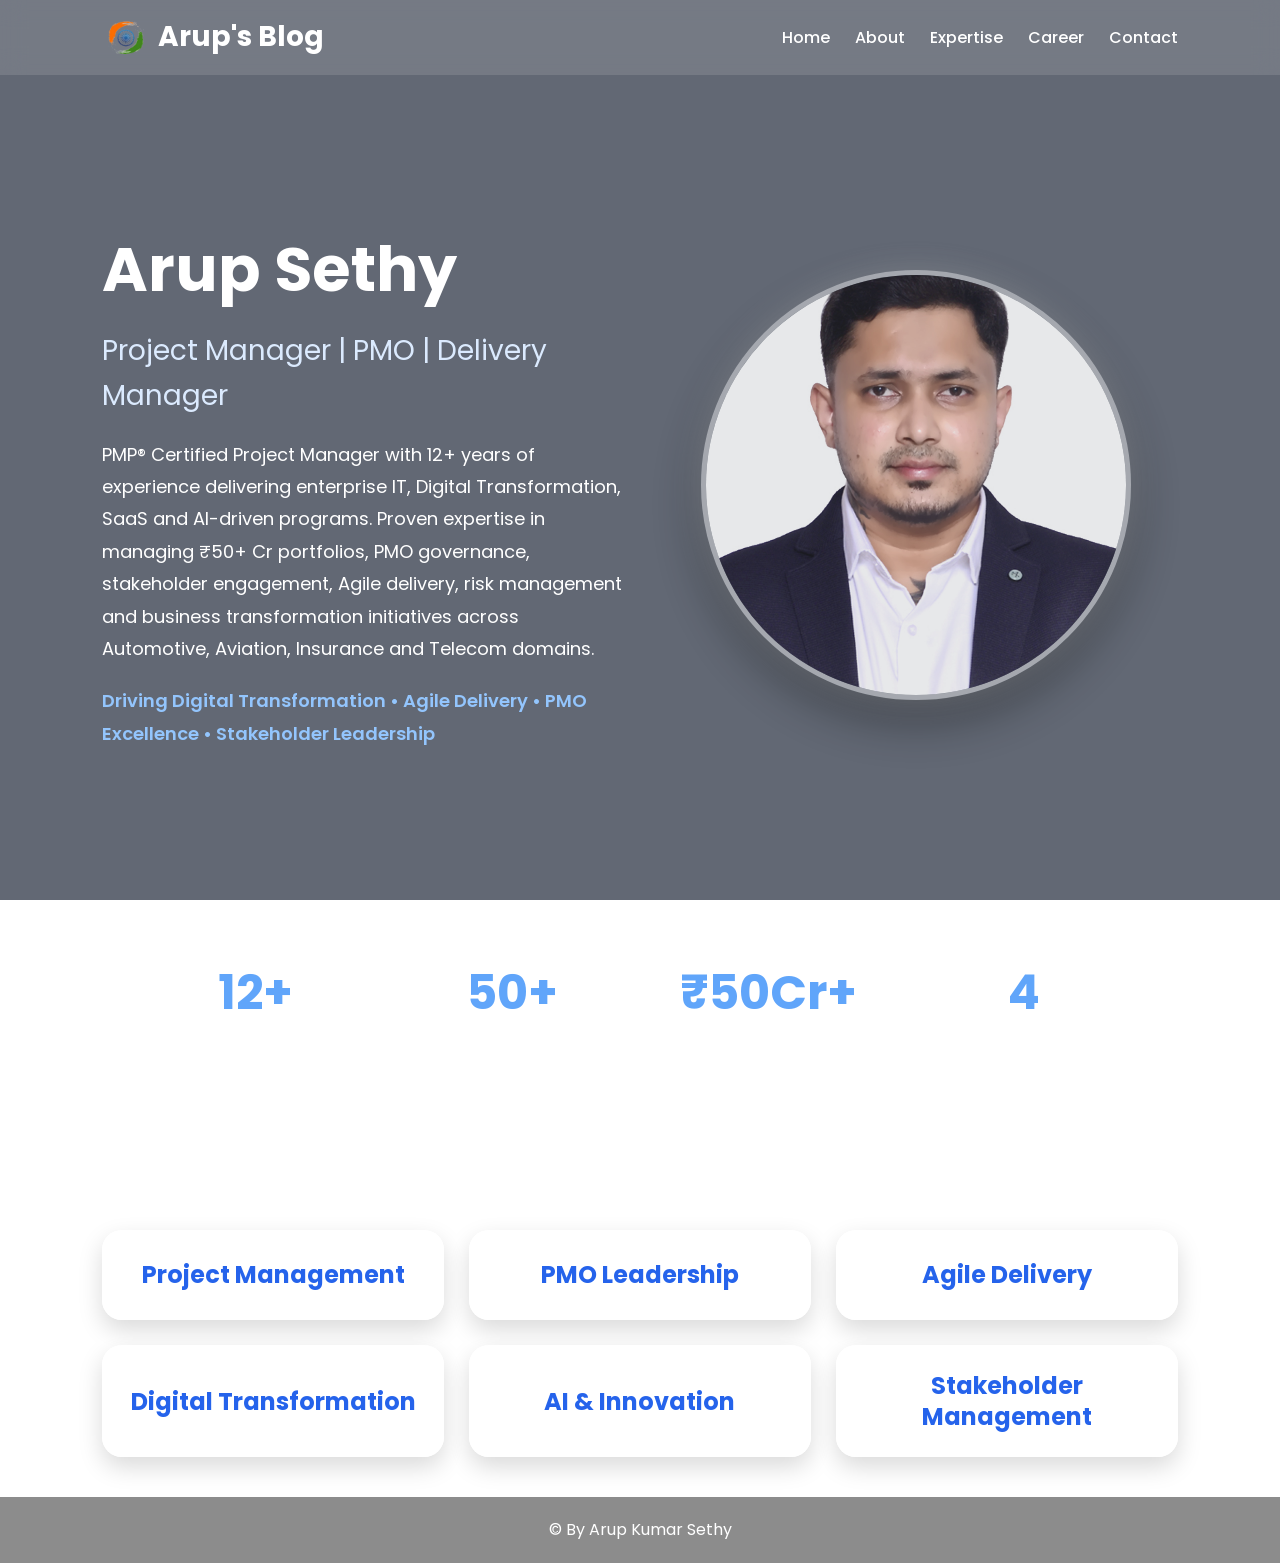
<file: index.html>
<!DOCTYPE html>
<html lang="en">

<head>
<meta charset="UTF-8">
<meta name="viewport" content="width=device-width, initial-scale=1.0">

<title>Arup Sethy | Project Manager</title>

<link href="https://fonts.googleapis.com/css2?family=Poppins:wght@300;400;500;600;700&display=swap" rel="stylesheet">
<link rel="stylesheet" href="style.css">
</head>

<body>
<!-- Background Video -->
<video autoplay muted loop playsinline id="bg-video">
    <source src="videos/background.mp4" type="video/mp4">
</video>

<!-- Dark Overlay -->
<div class="video-overlay"></div>
    
<!-- NAVIGATION -->

<nav class="navbar">

<div class="logo">
    <img src="images/india-flag.png" alt="India Flag" class="logo-flag">
    <span>Arup's Blog</span>
</div>

    <div class="hamburger" onclick="toggleMenu()">
        ☰
    </div>

    <ul class="nav-links">

        <li><a href="#home">Home</a></li>
        <li><a href="#about">About</a></li>
        <li><a href="#expertise">Expertise</a></li>

        <li class="dropdown">

            <a href="#">Career</a>

            <ul class="dropdown-menu">

                <li>
                    <a href="career.html">
                        Career Highlights
                    </a>
                </li>

                <li>
                    <a href="certifications.html">
                        Certifications
                    </a>
                </li>

                <li>
                    <a href="Arup_Sethy_Resume.pdf" download>
                        Download Resume
                    </a>
                </li>

            </ul>

        </li>

        <li class="dropdown">

            <a href="#">Contact</a>

            <ul class="dropdown-menu">

                <li>
                    <a href="mailto:arupkumarset@gmail.com">
                        Email Me
                    </a>
                </li>

                <li>
                    <a href="tel:+918130590534">
                        Call Me
                    </a>
                </li>

                <li>
                    <a href="https://in.linkedin.com/in/arup-sethy-53aab8a5" target="_blank">
                        LinkedIn
                    </a>
                </li>

            </ul>

        </li>

    </ul>

</nav>

<!-- HERO SECTION -->

<section id="home" class="hero">

    <div class="hero-content">

        <h1>Arup Sethy</h1>

        <h2>
            Project Manager | PMO | Delivery Manager
        </h2>

        <p>
            PMP® Certified Project Manager with 12+ years of experience delivering
            enterprise IT, Digital Transformation, SaaS and AI-driven programs.

            Proven expertise in managing ₹50+ Cr portfolios, PMO governance,
            stakeholder engagement, Agile delivery, risk management and business
            transformation initiatives across Automotive, Aviation, Insurance and
            Telecom domains.
        </p>

        <p class="tagline">
            Driving Digital Transformation • Agile Delivery • PMO Excellence •
            Stakeholder Leadership
        </p>

    </div>

    <div class="profile-photo">
        <img src="profile.jpg" alt="Arup Sethy">
    </div>

</section>

<!-- STATS -->

<section id="about" class="stats">

    <div class="stats-grid">

        <div>
            <h2>12+</h2>
            <p>Years Experience</p>
        </div>

        <div>
            <h2>50+</h2>
            <p>Projects Delivered</p>
        </div>

        <div>
            <h2>₹50Cr+</h2>
            <p>Portfolio Managed</p>
        </div>

        <div>
            <h2>4</h2>
            <p>Industry Domains</p>
        </div>

    </div>

</section>

<!-- EXPERTISE -->

<section id="expertise" class="section">

    <h2 class="section-title">
        Core Expertise
    </h2>

    <div class="grid">

        <a href="project-management.html" class="card expertise-link">
            <h3>Project Management</h3>
        </a>

        <a href="pmo-leadership.html" class="card expertise-link">
            <h3>PMO Leadership</h3>
        </a>

        <a href="agile-delivery.html" class="card expertise-link">
            <h3>Agile Delivery</h3>
        </a>

        <a href="digital-transformation.html" class="card expertise-link">
            <h3>Digital Transformation</h3>
        </a>

        <a href="ai-innovation.html" class="card expertise-link">
            <h3>AI & Innovation</h3>
        </a>

        <a href="stakeholder-management.html" class="card expertise-link">
            <h3>Stakeholder Management</h3>
        </a>

    </div>

</section>
    
<!-- FOOTER -->

<footer>
    <p>
        © By Arup Kumar Sethy
    </p>
</footer>

<script>

function toggleMenu() {
    document.querySelector(".nav-links").classList.toggle("active");
}

</script>

</body>
</html>
</file>
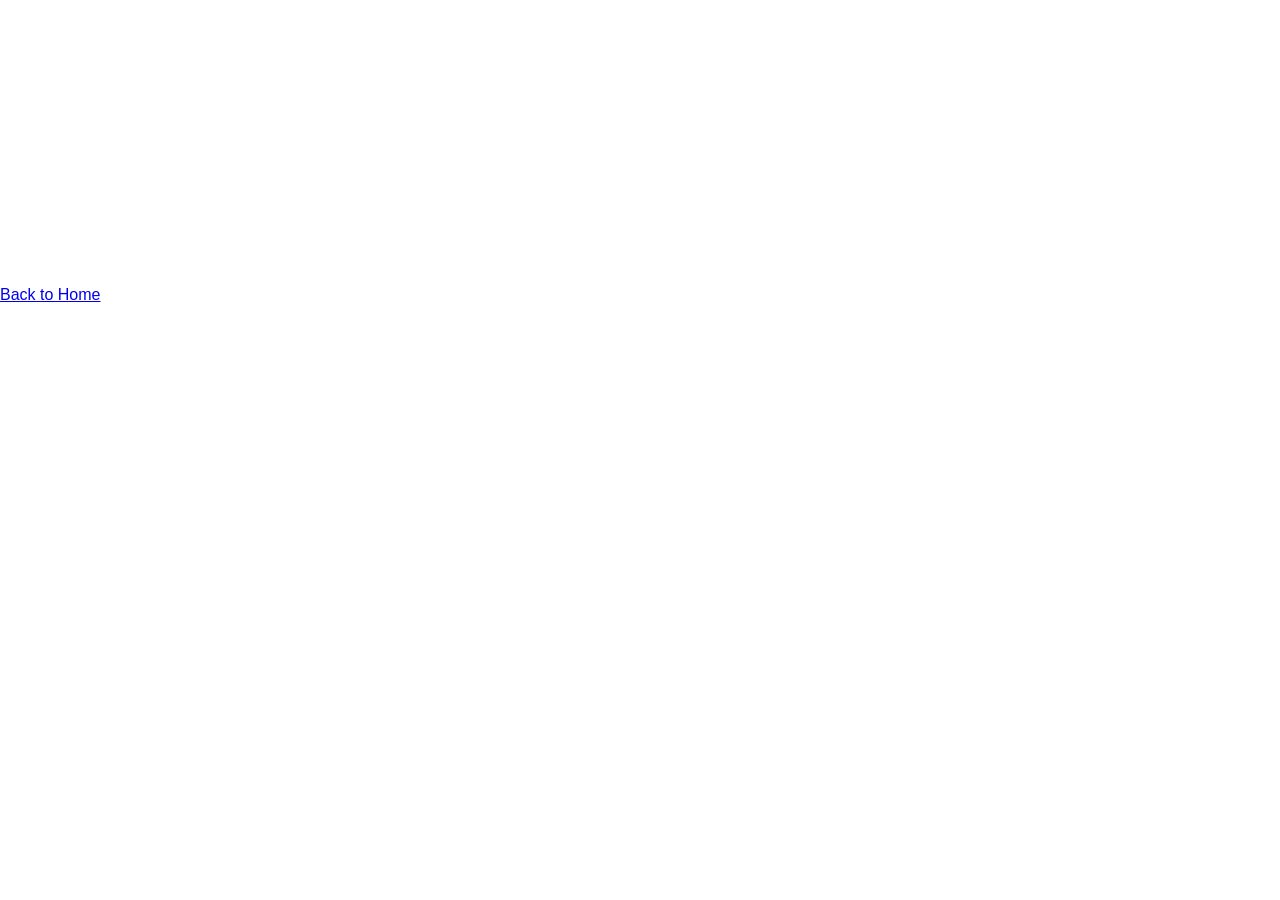
<file: agile-delivery.html>
<!DOCTYPE html>
<html>
<head>
<title>Agile Delivery</title>
<link rel="stylesheet" href="style.css">
</head>
<body>

<div class="detail-page">

<h1>Agile Delivery</h1>

<p>
Certified Scrum Product Owner with extensive Agile delivery
experience.
</p>

<ul>
<li>Scrum Framework</li>
<li>Kanban</li>
<li>Sprint Planning</li>
<li>Backlog Management</li>
<li>User Stories</li>
<li>Release Planning</li>
<li>Agile Coaching</li>
<li>Velocity Tracking</li>
</ul>

<a href="index.html" class="btn">Back to Home</a>

</div>

</body>
</html>
</file>
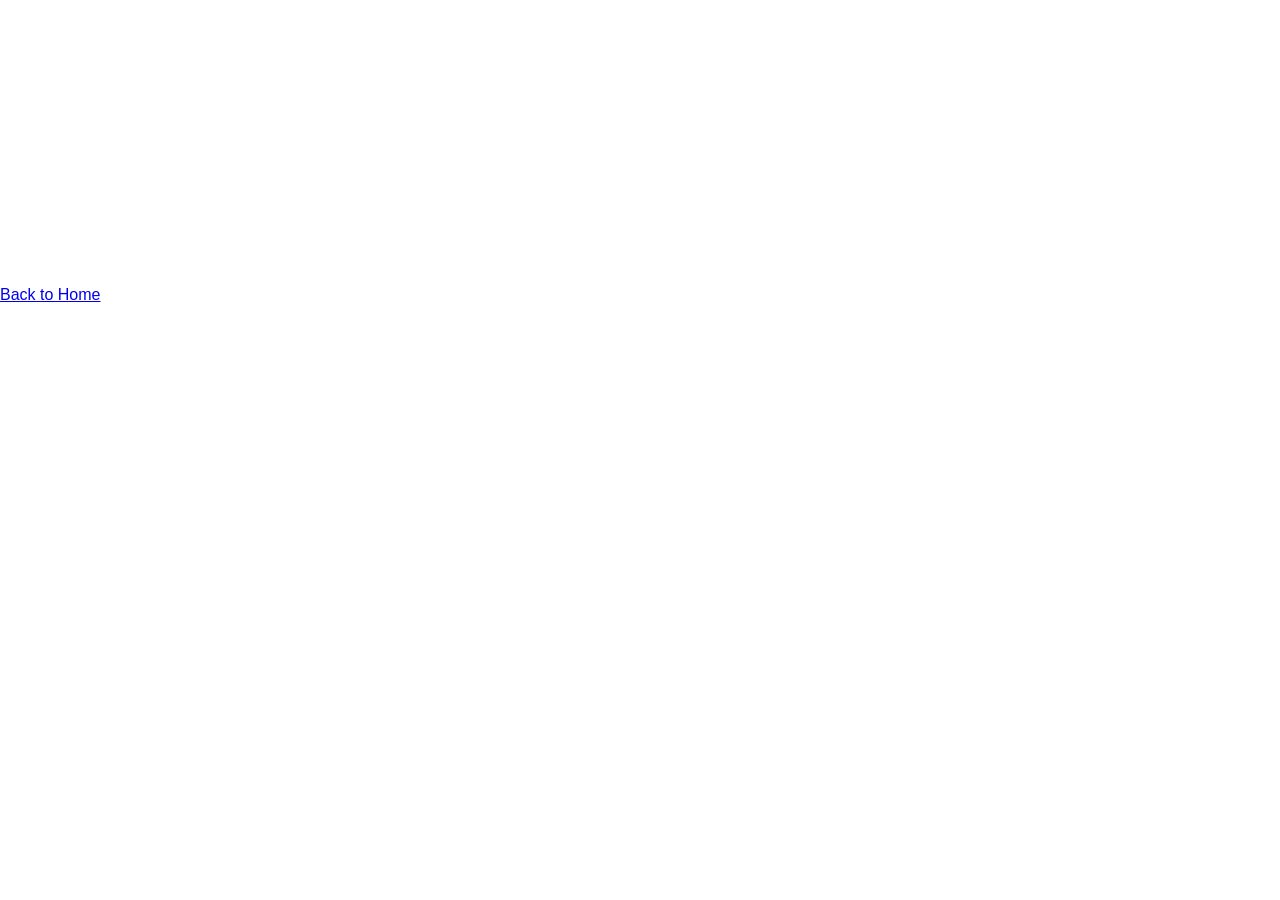
<file: ai-innovation.html>
<!DOCTYPE html>
<html>
<head>
<title>AI & Innovation</title>
<link rel="stylesheet" href="style.css">
</head>
<body>

<div class="detail-page">

<h1>AI & Innovation</h1>

<p>
Driving innovation through Artificial Intelligence,
automation and emerging technologies.
</p>

<ul>
<li>Generative AI</li>
<li>AI Adoption Strategy</li>
<li>Process Automation</li>
<li>Predictive Analytics</li>
<li>Innovation Frameworks</li>
<li>Digital Innovation</li>
<li>Machine Learning Concepts</li>
<li>Business Intelligence</li>
</ul>

<a href="index.html" class="btn">Back to Home</a>

</div>

</body>
</html>
</file>
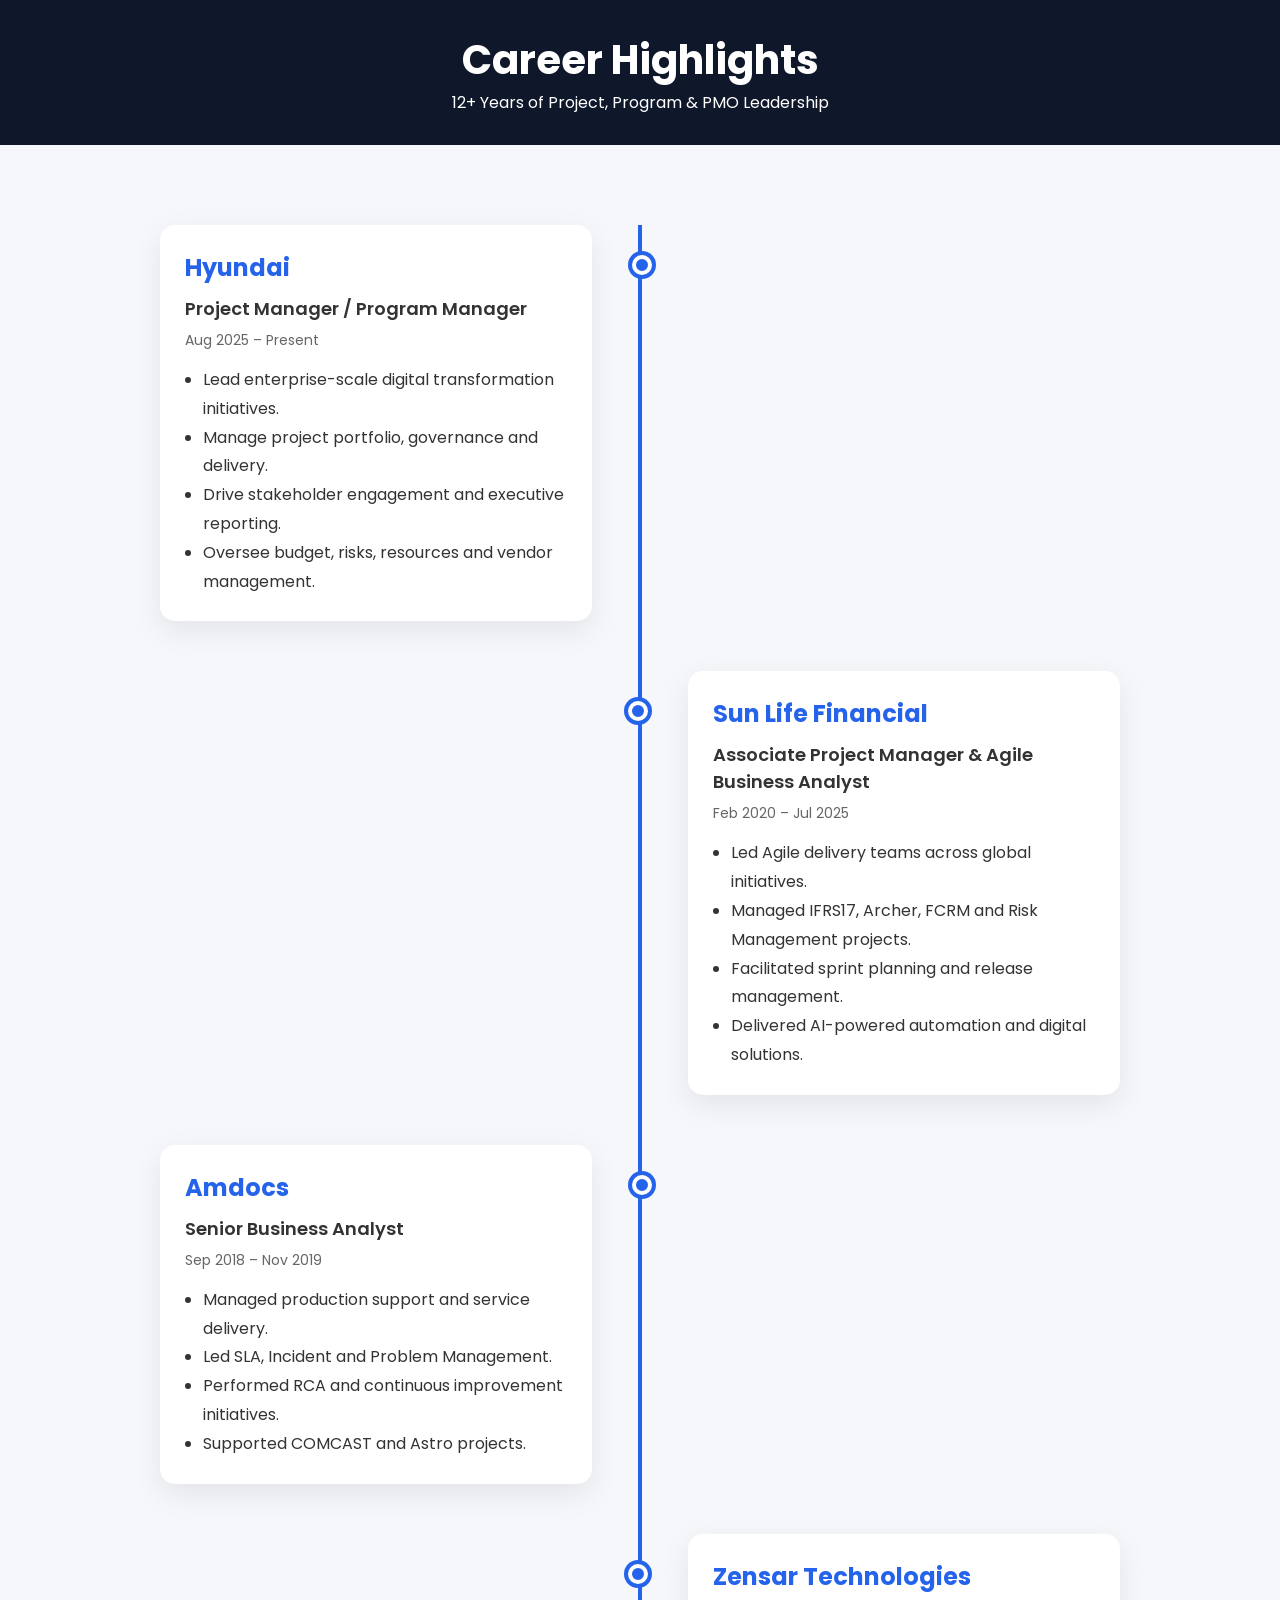
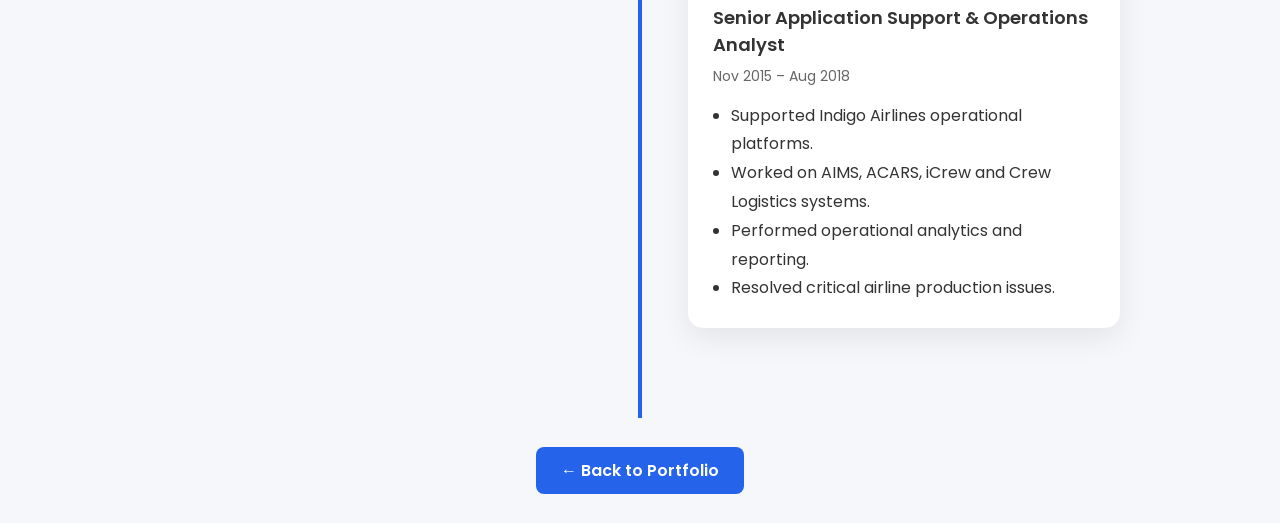
<file: career.html>
<!DOCTYPE html>
<html lang="en">
<head>
<meta charset="UTF-8">
<meta name="viewport" content="width=device-width, initial-scale=1.0">

<title>Career Highlights | Arup Sethy</title>

<link href="https://fonts.googleapis.com/css2?family=Poppins:wght@300;400;500;600;700&display=swap" rel="stylesheet">

<style>

*{
margin:0;
padding:0;
box-sizing:border-box;
font-family:'Poppins',sans-serif;
}

body{
background:#f5f7fa;
color:#333;
}

header{
background:#0f172a;
padding:30px;
text-align:center;
color:white;
}

header h1{
font-size:40px;
}

.timeline{
max-width:1000px;
margin:60px auto;
padding:20px;
position:relative;
}

.timeline::before{
content:'';
position:absolute;
left:50%;
width:4px;
height:100%;
background:#2563eb;
transform:translateX(-50%);
}

.card{
width:45%;
background:white;
padding:25px;
border-radius:15px;
box-shadow:0 10px 30px rgba(0,0,0,.08);
position:relative;
margin-bottom:50px;
transition:.3s;
}

.card:hover{
transform:translateY(-8px);
}

.left{
left:0;
}

.right{
left:55%;
}

.company{
font-size:24px;
font-weight:700;
color:#2563eb;
margin-bottom:10px;
}

.role{
font-size:18px;
font-weight:600;
margin-bottom:8px;
}

.duration{
color:#666;
margin-bottom:15px;
font-size:14px;
}

ul{
padding-left:18px;
line-height:1.8;
}

.dot{
position:absolute;
top:30px;
width:20px;
height:20px;
background:#2563eb;
border-radius:50%;
border:4px solid white;
box-shadow:0 0 0 4px #2563eb;
}

.left .dot{
right:-60px;
}

.right .dot{
left:-60px;
}

.back{
text-align:center;
margin:40px;
}

.back a{
text-decoration:none;
background:#2563eb;
color:white;
padding:12px 25px;
border-radius:8px;
font-weight:600;
}

.back a:hover{
background:#1d4ed8;
}

@media(max-width:768px){

.timeline::before{
left:20px;
}

.card{
width:100%;
left:0 !important;
padding-left:50px;
}

.dot{
left:10px !important;
}

}

</style>
</head>

<body>

<header>
<h1>Career Highlights</h1>
<p>12+ Years of Project, Program & PMO Leadership</p>
</header>

<div class="timeline">

<div class="card left">
<div class="dot"></div>
<div class="company">Hyundai</div>
<div class="role">Project Manager / Program Manager</div>
<div class="duration">Aug 2025 – Present</div>

<ul>
<li>Lead enterprise-scale digital transformation initiatives.</li>
<li>Manage project portfolio, governance and delivery.</li>
<li>Drive stakeholder engagement and executive reporting.</li>
<li>Oversee budget, risks, resources and vendor management.</li>
</ul>
</div>

<div class="card right">
<div class="dot"></div>
<div class="company">Sun Life Financial</div>
<div class="role">Associate Project Manager & Agile Business Analyst</div>
<div class="duration">Feb 2020 – Jul 2025</div>

<ul>
<li>Led Agile delivery teams across global initiatives.</li>
<li>Managed IFRS17, Archer, FCRM and Risk Management projects.</li>
<li>Facilitated sprint planning and release management.</li>
<li>Delivered AI-powered automation and digital solutions.</li>
</ul>
</div>

<div class="card left">
<div class="dot"></div>
<div class="company">Amdocs</div>
<div class="role">Senior Business Analyst</div>
<div class="duration">Sep 2018 – Nov 2019</div>

<ul>
<li>Managed production support and service delivery.</li>
<li>Led SLA, Incident and Problem Management.</li>
<li>Performed RCA and continuous improvement initiatives.</li>
<li>Supported COMCAST and Astro projects.</li>
</ul>
</div>

<div class="card right">
<div class="dot"></div>
<div class="company">Zensar Technologies</div>
<div class="role">Senior Application Support & Operations Analyst</div>
<div class="duration">Nov 2015 – Aug 2018</div>

<ul>
<li>Supported Indigo Airlines operational platforms.</li>
<li>Worked on AIMS, ACARS, iCrew and Crew Logistics systems.</li>
<li>Performed operational analytics and reporting.</li>
<li>Resolved critical airline production issues.</li>
</ul>
</div>

</div>

<div class="back">
<a href="index.html">← Back to Portfolio</a>
</div>

</body>
</html>
</file>
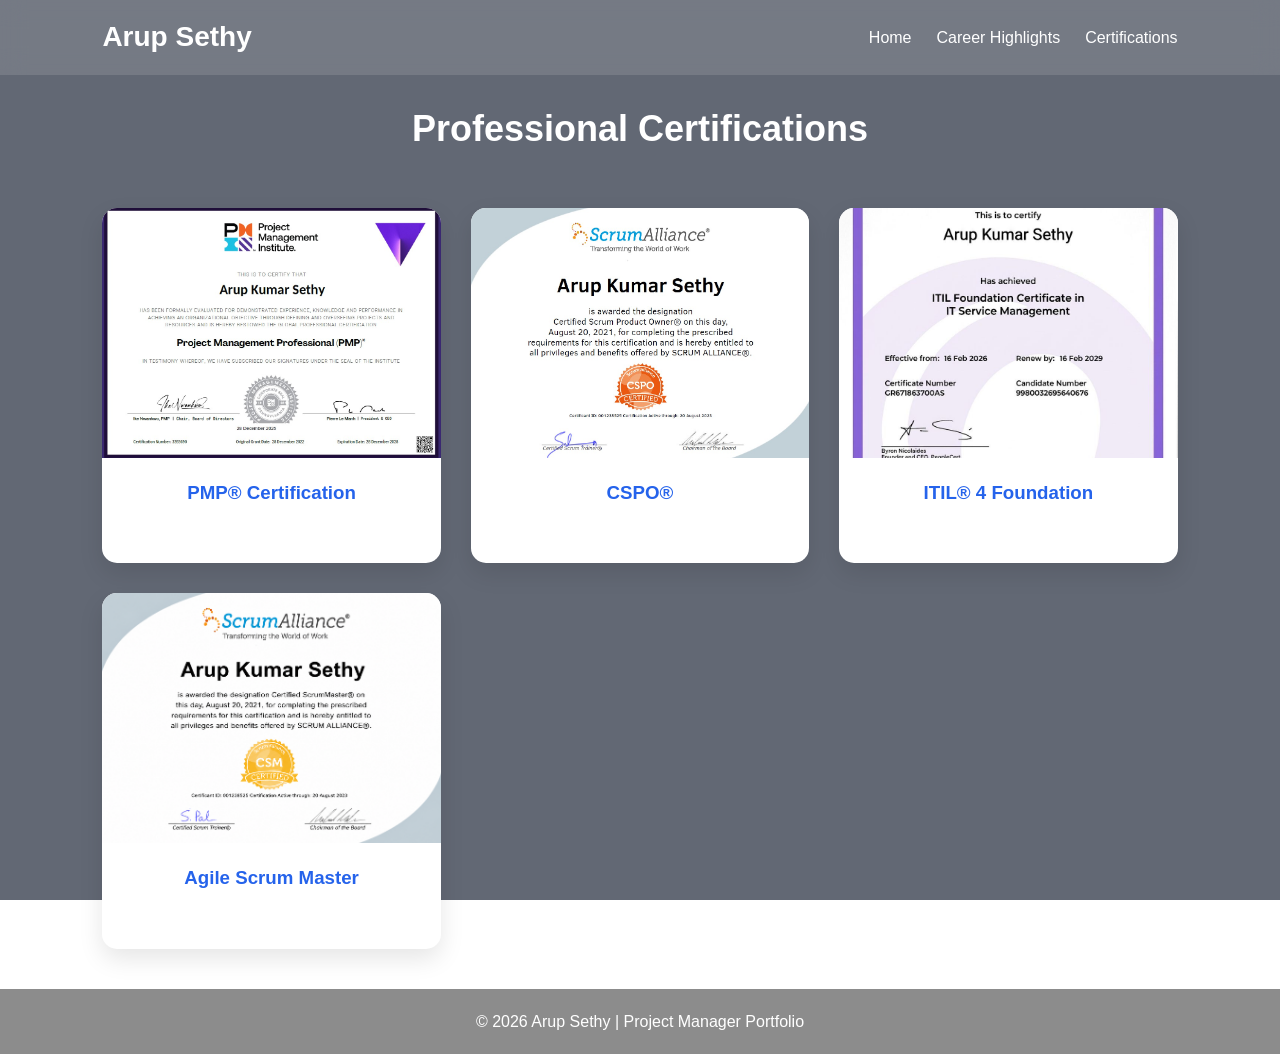
<file: certifications.html>
<!-- Background Video -->
<video autoplay muted loop playsinline id="bg-video">
    <source src="videos/background.mp4" type="video/mp4">
</video>

<div class="video-overlay"></div>
<!DOCTYPE html>
<html lang="en">

<head>

<meta charset="UTF-8">
<meta name="viewport" content="width=device-width, initial-scale=1.0">

<title>Certifications | Arup Sethy</title>

<link rel="stylesheet" href="style.css">

<style>

.gallery{
display:grid;
grid-template-columns:repeat(auto-fit,minmax(300px,1fr));
gap:30px;
padding-top:30px;
}

.cert-card{
background:white;
border-radius:15px;
overflow:hidden;
box-shadow:0 10px 25px rgba(0,0,0,.1);
transition:.3s;
cursor:pointer;
}

.cert-card:hover{
transform:translateY(-8px);
}

.cert-card img{
width:100%;
height:250px;
object-fit:cover;
}

.cert-content{
padding:20px;
text-align:center;
}

.cert-content h3{
color:#2563eb;
margin-bottom:10px;
}

.lightbox{
display:none;
position:fixed;
z-index:9999;
left:0;
top:0;
width:100%;
height:100%;
background:rgba(0,0,0,.9);
}

.lightbox img{
display:block;
max-width:90%;
max-height:90%;
margin:auto;
margin-top:2%;
}

.close{
position:absolute;
top:20px;
right:40px;
color:white;
font-size:40px;
cursor:pointer;
}

</style>

</head>

<body>

<nav class="navbar">

<div class="logo">Arup Sethy</div>

<ul class="nav-links">

<li><a href="index.html">Home</a></li>
<li><a href="career.html">Career Highlights</a></li>
<li><a href="certifications.html">Certifications</a></li>

</ul>

</nav>

<section class="section" style="padding-top:100px;">

<h2 class="section-title">
Professional Certifications
</h2>

<div class="gallery">

<div class="cert-card"
onclick="openImage('certificates/PMP.jpg')">

<img src="certificates/PMP.jpg" alt="PMP Certification" onerror="this.src='profile.jpg';">

<div class="cert-content">
<h3>PMP® Certification</h3>
<p>Project Management Institute (PMI)</p>
</div>

</div>

<div class="cert-card"
onclick="openImage('certificates/cspo.jpg')">

<img src="certificates/cspo.jpg">

<div class="cert-content">
<h3>CSPO®</h3>
<p>Certified Scrum Product Owner</p>
</div>

</div>

<div class="cert-card"
onclick="openImage('certificates/itil4.jpg')">

<img src="certificates/itil4.jpg">

<div class="cert-content">
<h3>ITIL® 4 Foundation</h3>
<p>IT Service Management</p>
</div>

</div>

<div class="cert-card"
onclick="openImage('certificates/scrum-master.jpg')">

<img src="certificates/scrum-master.jpg">

<div class="cert-content">
<h3>Agile Scrum Master</h3>
<p>Agile & Scrum Practices</p>
</div>

</div>

</div>

</section>

<div id="lightbox" class="lightbox">

<span class="close" onclick="closeImage()">
&times;
</span>

<img id="lightbox-img">

</div>

<footer>

<p>
© 2026 Arup Sethy | Project Manager Portfolio
</p>

</footer>

<script>

function openImage(src){
document.getElementById('lightbox').style.display='block';
document.getElementById('lightbox-img').src=src;
}

function closeImage(){
document.getElementById('lightbox').style.display='none';
}

</script>

</body>

</html>
</file>
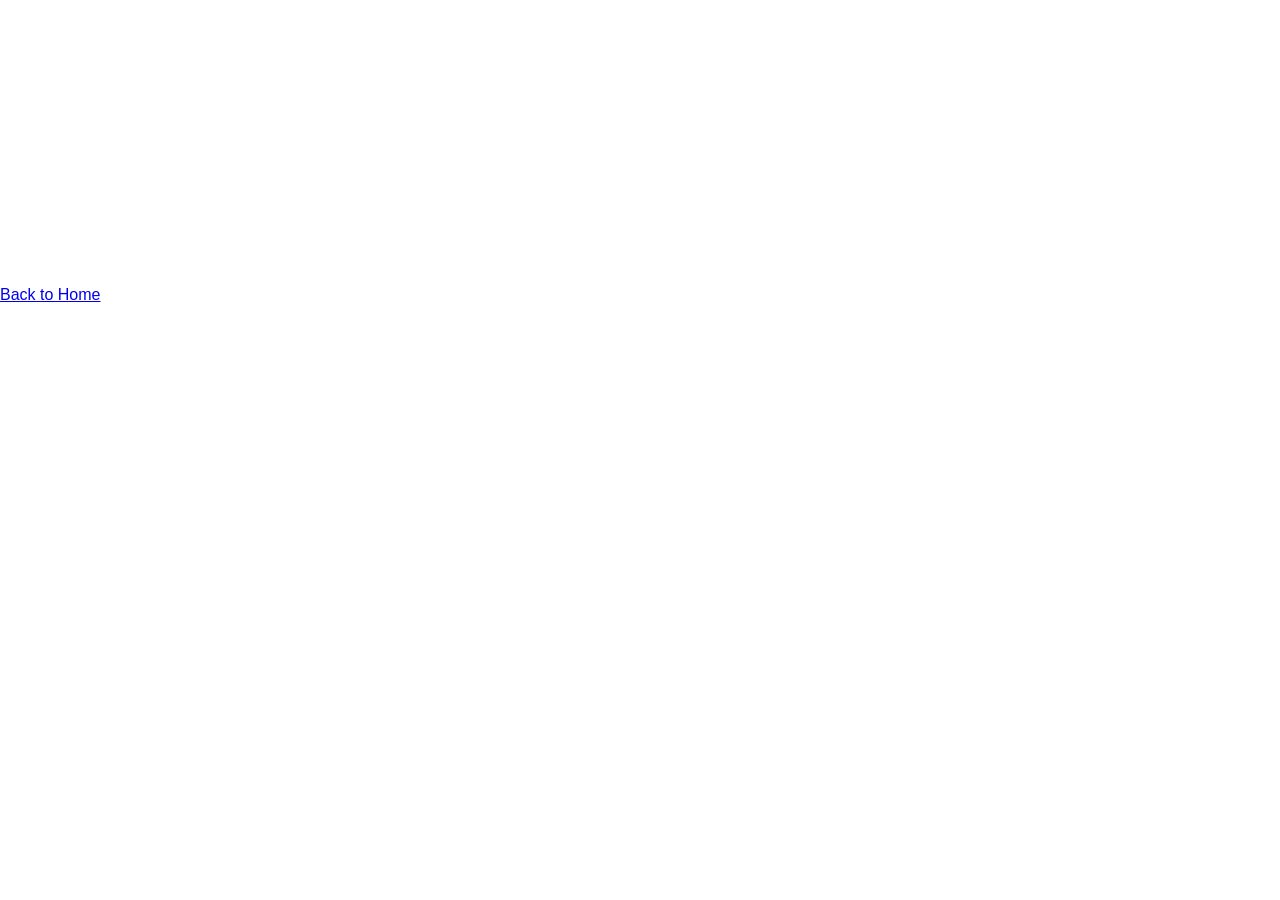
<file: digital-transformation.html>
<!DOCTYPE html>
<html>
<head>
<title>Digital Transformation</title>
<link rel="stylesheet" href="style.css">
</head>
<body>

<div class="detail-page">

<h1>Digital Transformation</h1>

<p>
Delivered enterprise modernization and cloud transformation
initiatives across multiple industries.
</p>

<ul>
<li>Cloud Migration</li>
<li>Business Process Automation</li>
<li>Workflow Optimization</li>
<li>Digital Strategy</li>
<li>Enterprise Platforms</li>
<li>Technology Adoption</li>
<li>Process Reengineering</li>
<li>Transformation Governance</li>
</ul>

<a href="index.html" class="btn">Back to Home</a>

</div>

</body>
</html>
</file>
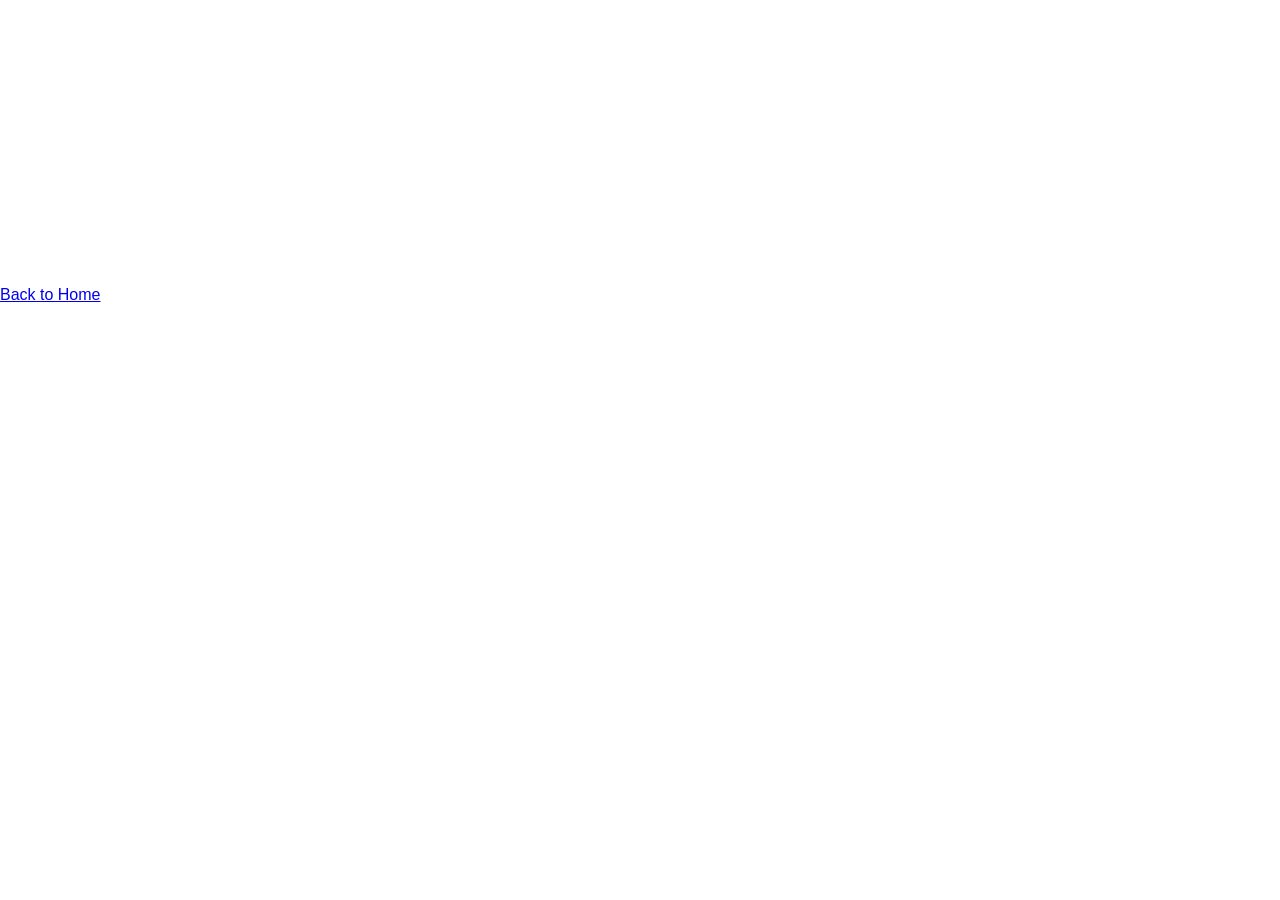
<file: pmo-leadership.html>
<!DOCTYPE html>
<html>
<head>
<title>PMO Leadership</title>
<link rel="stylesheet" href="style.css">
</head>
<body>

<div class="detail-page">

<h1>PMO Leadership</h1>

<p>
Led PMO functions supporting multi-million-dollar portfolios
across enterprise transformation initiatives.
</p>

<ul>
<li>Portfolio Governance</li>
<li>KPI Monitoring</li>
<li>Executive Dashboards</li>
<li>Budget Tracking</li>
<li>Strategic Planning</li>
<li>Portfolio Reporting</li>
<li>Resource Governance</li>
<li>Risk Reviews</li>
</ul>

<a href="index.html" class="btn">Back to Home</a>

</div>

</body>
</html>
</file>
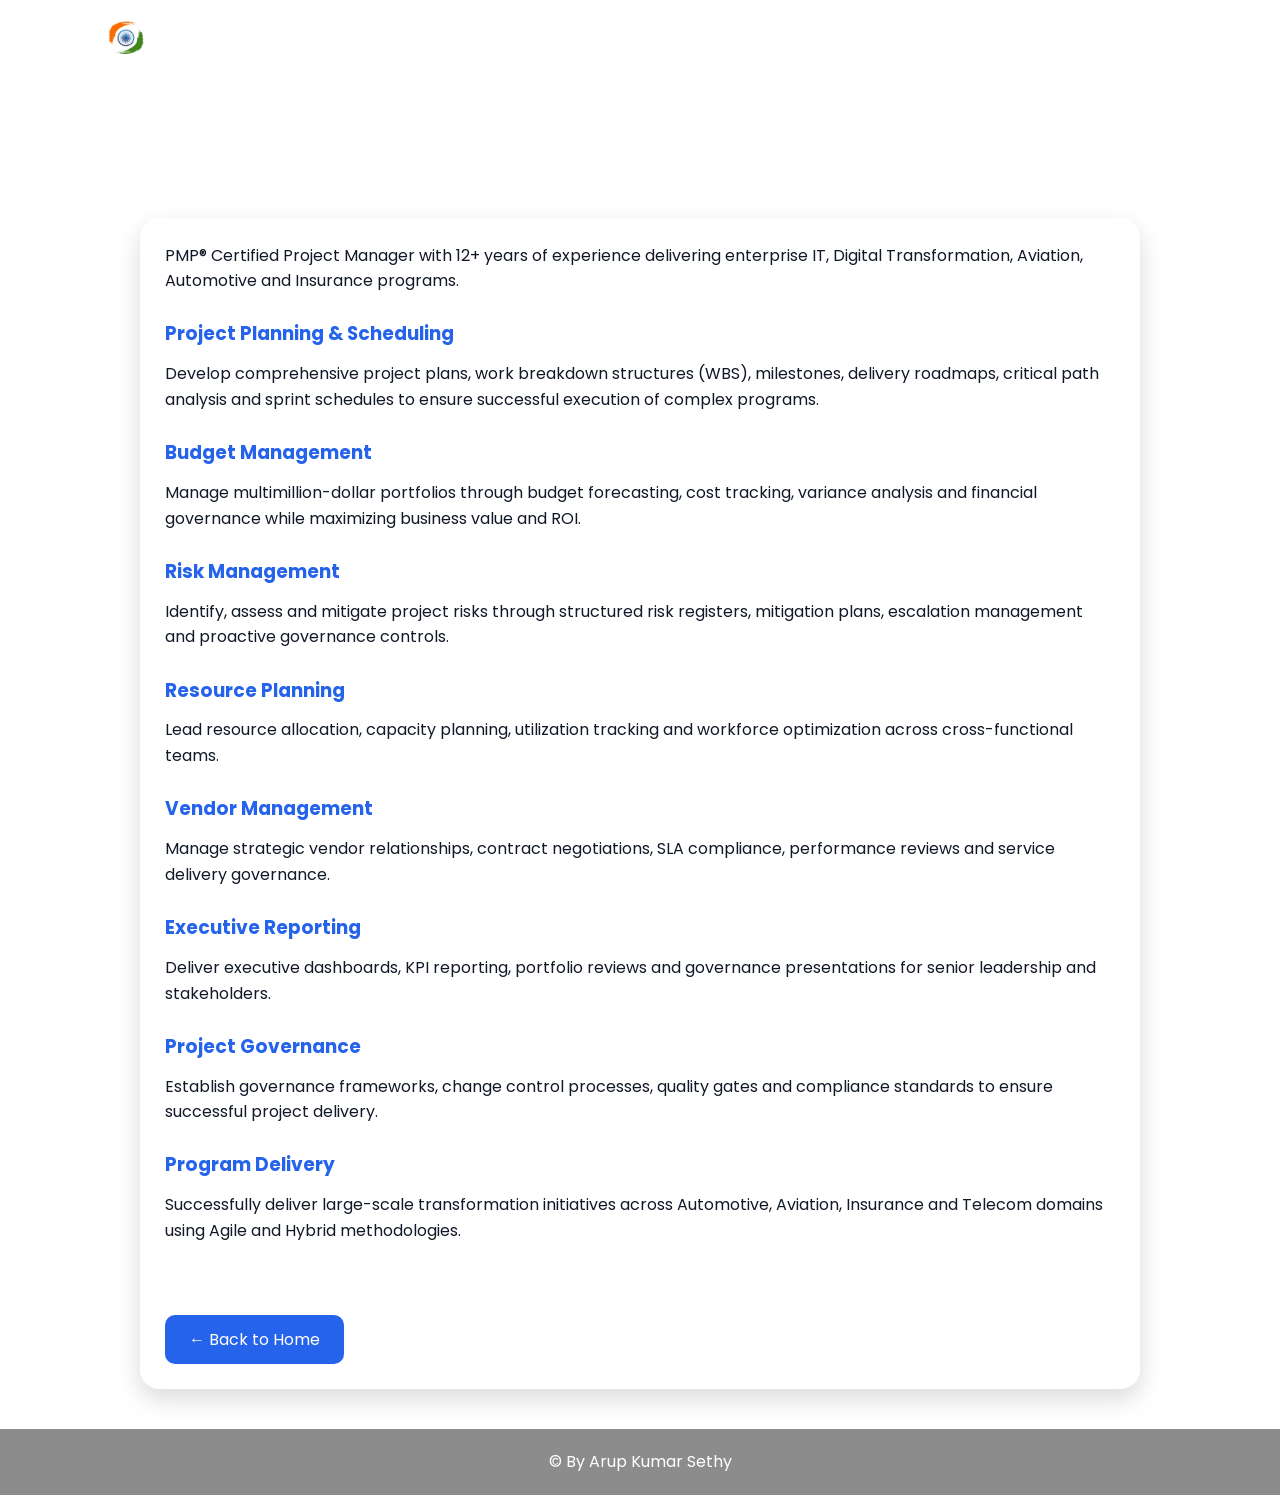
<file: project-management.html>
<!DOCTYPE html>
<html lang="en">

<head>
<meta charset="UTF-8">
<meta name="viewport" content="width=device-width, initial-scale=1.0">

<title>Project Management | Arup Sethy</title>

<link href="https://fonts.googleapis.com/css2?family=Poppins:wght@300;400;500;600;700&display=swap" rel="stylesheet">
<link rel="stylesheet" href="style.css">

</head>

<body>

<nav class="navbar">

    <div class="logo">
        <img src="images/india-flag.png" alt="India Flag" class="logo-flag">
        <span>Arup's Blog</span>
    </div>

</nav>

<section class="section" style="padding-top:140px;">

    <h1 class="section-title">
        Project Management
    </h1>

    <div class="card" style="max-width:1000px;margin:auto;">

        <p>
            PMP® Certified Project Manager with 12+ years of experience delivering enterprise IT, Digital Transformation, Aviation, Automotive and Insurance programs.
        </p>

        <br>

        <h3>Project Planning & Scheduling</h3>
        <p>
            Develop comprehensive project plans, work breakdown structures (WBS), milestones, delivery roadmaps, critical path analysis and sprint schedules to ensure successful execution of complex programs.
        </p>

        <br>

        <h3>Budget Management</h3>
        <p>
            Manage multimillion-dollar portfolios through budget forecasting, cost tracking, variance analysis and financial governance while maximizing business value and ROI.
        </p>

        <br>

        <h3>Risk Management</h3>
        <p>
            Identify, assess and mitigate project risks through structured risk registers, mitigation plans, escalation management and proactive governance controls.
        </p>

        <br>

        <h3>Resource Planning</h3>
        <p>
            Lead resource allocation, capacity planning, utilization tracking and workforce optimization across cross-functional teams.
        </p>

        <br>

        <h3>Vendor Management</h3>
        <p>
            Manage strategic vendor relationships, contract negotiations, SLA compliance, performance reviews and service delivery governance.
        </p>

        <br>

        <h3>Executive Reporting</h3>
        <p>
            Deliver executive dashboards, KPI reporting, portfolio reviews and governance presentations for senior leadership and stakeholders.
        </p>

        <br>

        <h3>Project Governance</h3>
        <p>
            Establish governance frameworks, change control processes, quality gates and compliance standards to ensure successful project delivery.
        </p>

        <br>

        <h3>Program Delivery</h3>
        <p>
            Successfully deliver large-scale transformation initiatives across Automotive, Aviation, Insurance and Telecom domains using Agile and Hybrid methodologies.
        </p>

        <br><br>

        <a href="index.html" class="back-btn">
            ← Back to Home
        </a>

    </div>

</section>

<footer>
    <p>© By Arup Kumar Sethy</p>
</footer>

</body>
</html>
</file>
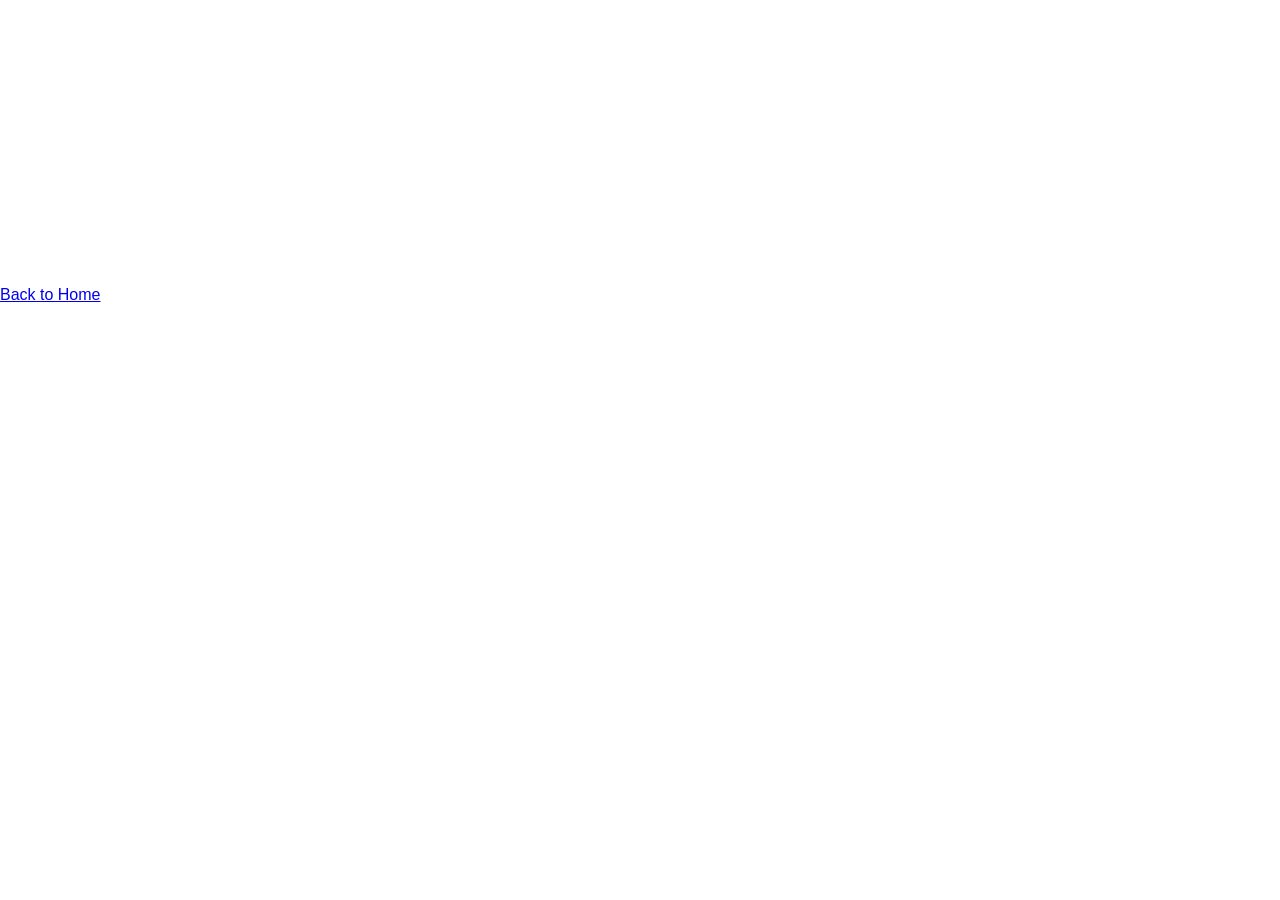
<file: stakeholder-management.html>
<!DOCTYPE html>
<html>
<head>
<title>Stakeholder Management</title>
<link rel="stylesheet" href="style.css">
</head>
<body>

<div class="detail-page">

<h1>Stakeholder Management</h1>

<p>
Successfully managed executive stakeholders, vendors,
clients and cross-functional teams.
</p>

<ul>
<li>Executive Communication</li>
<li>Stakeholder Engagement</li>
<li>Vendor Coordination</li>
<li>Conflict Resolution</li>
<li>Change Management</li>
<li>Business Alignment</li>
<li>Leadership Reporting</li>
<li>Cross-functional Collaboration</li>
</ul>

<a href="index.html" class="btn">Back to Home</a>

</div>

</body>
</html>
</file>
<file: style.css>
.navbar,
.hero,
.stats,
.section,
footer,
.card{
    position:relative;
    z-index:2;
}

/* ============================
   BACKGROUND VIDEO
============================ */

#bg-video{
    position:fixed;
    top:0;
    left:0;
    width:100vw;
    height:100vh;
    object-fit:cover;
    z-index:-999;
}

.video-overlay{
    position:fixed;
    top:0;
    left:0;
    width:100%;
    height:100%;
    background:rgba(15,23,42,0.65);
    z-index:-998;
}

/* =================================
   GLOBAL STYLES
================================= */

*{
    margin:0;
    padding:0;
    box-sizing:border-box;
    font-family:'Poppins',sans-serif;
}

html{
    scroll-behavior:smooth;
}

body{
    color:#ffffff;
    line-height:1.6;
    overflow-x:hidden;
    position:relative;
    background:transparent;
}

/* =================================
   NAVBAR
================================= */

.navbar{
    position:fixed;
    top:0;
    left:0;
    width:100%;

    background:rgba(255,255,255,.12);
    backdrop-filter:blur(12px);

    display:flex;
    justify-content:space-between;
    align-items:center;

    padding:15px 8%;

    z-index:1000;
}

.logo{
    display:flex;
    align-items:center;
    gap:6px;

    font-size:28px;
    font-weight:700;
    color:#ffffff;
    text-decoration:none;
}

/* Small Transparent India Flag Logo */
.logo-flag{
    width:50px;
    height:44px;

    object-fit:contain;
    display:inline-block;

    background:transparent !important;

    border:none;
    border-radius:0;
    box-shadow:none;

    vertical-align:middle;
}

/* If using emoji flag */
.flag{
    font-size:18px;
    line-height:1;
    margin-left:2px;
}

.nav-links{
    display:flex;
    align-items:center;
    gap:25px;
    list-style:none;
}

.nav-links a{
    text-decoration:none;
    color:#ffffff;
    font-weight:500;
    transition:.3s;
}

.nav-links a:hover{
    color:#93c5fd;
}

/* =================================
   HAMBURGER
================================= */

.hamburger{
    display:none;
    font-size:30px;
    cursor:pointer;
    color:white;
}

/* =================================
   DROPDOWN
================================= */

.dropdown{
    position:relative;
}

.dropdown-menu{
    display:none;
    position:absolute;

    top:100%;
    left:0;

    min-width:240px;

    background:white;

    border-radius:12px;

    list-style:none;

    box-shadow:0 15px 35px rgba(0,0,0,.25);

    z-index:9999;
}

.dropdown-menu li a{
    display:block;
    padding:14px 20px;
    color:#111827;
}

.dropdown-menu li a:hover{
    background:#eff6ff;
    color:#2563eb;
}

.dropdown:hover .dropdown-menu{
    display:block;
}

/* =================================
   HERO
================================= */

.hero{
    min-height:100vh;

    padding:110px 8% 40px;

    display:flex;
    justify-content:space-between;
    align-items:center;
    gap:30px;
}

.hero-content{
    flex:1;
    max-width:700px;
}

.hero h1{
    font-size:62px;
    margin-bottom:10px;
}

.hero h2{
    font-size:28px;
    font-weight:400;
    color:#dbeafe;
    margin-bottom:20px;
}

.hero p{
    font-size:18px;
    line-height:1.8;
}

.tagline{
    margin-top:20px;
    font-size:18px;
    font-weight:600;
    color:#93c5fd;
}

/* =================================
   PROFILE PHOTO
================================= */

.profile-photo{
    flex:1;
    display:flex;
    justify-content:center;
}

.profile-photo img{

    width:430px;
    height:430px;

    object-fit:cover;

    border-radius:50%;

    opacity:.85;

    border:5px solid rgba(255,255,255,.5);

    box-shadow:
    0 0 30px rgba(255,255,255,.25),
    0 20px 50px rgba(0,0,0,.45);

    transition:.4s;
}

.profile-photo img:hover{
    opacity:1;
    transform:scale(1.03);
}

/* =================================
   STATS
================================= */

.stats{
    background:rgba(255,255,255,.08);
    backdrop-filter:blur(10px);

    margin:20px 8%;

    border-radius:20px;

    padding:35px;
}

.stats-grid{
    display:grid;
    grid-template-columns:repeat(4,1fr);
    gap:20px;
    text-align:center;
}

.stats h2{
    font-size:48px;
    color:#60a5fa;
}

.stats p{
    color:white;
}

/* =================================
   SECTIONS
================================= */

.section{
    padding:40px 8%;
}

.section-title{
    text-align:center;
    font-size:36px;
    color:white;
    margin-bottom:20px;
}

/* =================================
   CARDS
================================= */

.grid{
    display:grid;
    grid-template-columns:repeat(auto-fit,minmax(280px,1fr));
    gap:25px;
}

.card{

    background:rgba(255,255,255,.92);

    color:#111827;

    padding:25px;

    border-radius:20px;

    box-shadow:0 10px 25px rgba(0,0,0,.15);

    transition:.3s;
}

.card:hover{
    transform:translateY(-8px);
}

.card h3{
    color:#2563eb;
    margin-bottom:12px;
}

/* =================================
   CERTIFICATIONS
================================= */

.gallery{
    display:grid;
    grid-template-columns:repeat(auto-fit,minmax(300px,1fr));
    gap:20px;
}

.cert-card{
    background:white;
    border-radius:15px;
    overflow:hidden;
}

.cert-card img{
    width:100%;
    height:250px;
    object-fit:cover;
}

.cert-content{
    padding:20px;
}

.cert-content h3{
    color:#2563eb;
}

.cert-section{
    padding-top:180px;
}

.cert-page{
    padding-top:30px;
}

/* =================================
   LIGHTBOX
================================= */

.lightbox{
    display:none;
    position:fixed;
    top:0;
    left:0;

    width:100%;
    height:100%;

    background:rgba(0,0,0,.9);

    z-index:9999;
}

.lightbox img{
    display:block;
    max-width:90%;
    max-height:90%;
    margin:auto;
    margin-top:2%;
}

.close{
    position:absolute;
    top:20px;
    right:30px;

    color:white;
    font-size:45px;
    cursor:pointer;
}

/* =================================
   FOOTER
================================= */

footer{
    background:rgba(0,0,0,.45);

    backdrop-filter:blur(10px);

    text-align:center;

    padding:20px;
}

footer p{
    color:white;
}

/* =================================
   TABLET
================================= */

@media(max-width:1024px){

    .hero{
        flex-direction:column;
        text-align:center;
    }

    .profile-photo img{
        width:350px;
        height:350px;
    }

    .stats-grid{
        grid-template-columns:repeat(2,1fr);
    }
}

/* =================================
   MOBILE
================================= */

@media(max-width:768px){

    .hamburger{
        display:block;
    }

    .navbar{
        flex-wrap:wrap;
        padding:15px 20px;
    }

    .nav-links{
        display:none;
        flex-direction:column;
        width:100%;
        text-align:center;
        margin-top:15px;
        gap:12px;
    }

    .nav-links.active{
        display:flex;
    }

    .dropdown-menu{
        position:static;
        width:100%;
        margin-top:5px;
    }

    .hero{
        flex-direction:column;
        text-align:center;
        padding:120px 20px 40px;
    }

    .hero h1{
        font-size:42px;
    }

    .hero h2{
        font-size:22px;
    }

    .hero p{
        font-size:16px;
    }

    .profile-photo img{
        width:300px;
        height:300px;
        margin-top:20px;
    }

    .stats-grid{
        grid-template-columns:1fr;
    }

    .section{
        padding:40px 20px;
    }

    .section-title{
    text-align:center;
    font-size:36px;
    color:white;
    margin-bottom:30px;
    padding-top:40px;
}
}

@media(max-width:768px){

      .logo{
        font-size:22px;
        gap:5px;
    }

    .logo-flag{
        width:16px;
        height:11px;
    }

    .hero h1{
        font-size:34px;
    }

    .hero h2{
        font-size:18px;
    }

    .profile-photo img{
        width:250px;
        height:250px;
    }
}
/* =================================
   CLICKABLE EXPERTISE CARDS
================================= */

.expertise-link{
    text-decoration:none;
    color:inherit;
    display:block;
    cursor:pointer;
    transition:all 0.3s ease;
}

.expertise-link:hover{
    transform:translateY(-8px);
    box-shadow:0 15px 30px rgba(0,0,0,.25);
}

.expertise-link h3{
    color:#2563eb;
}

.back-btn{
    display:inline-block;
    margin-top:20px;
    background:#2563eb;
    color:white;
    text-decoration:none;
    padding:12px 24px;
    border-radius:10px;
    transition:0.3s;
}

.back-btn:hover{
    background:#1d4ed8;
}
/* Expertise Buttons */

.expertise-link{
    text-decoration:none;
    text-align:center;
    min-height:90px;

    display:flex;
    justify-content:center;
    align-items:center;

    cursor:pointer;
}

.expertise-link h3{
    margin:0;
    font-size:24px;
    color:#2563eb;
    line-height:1.3;
}

.expertise-link:hover{
    transform:translateY(-8px);
    box-shadow:0 15px 35px rgba(0,0,0,.25);
}
</file>
